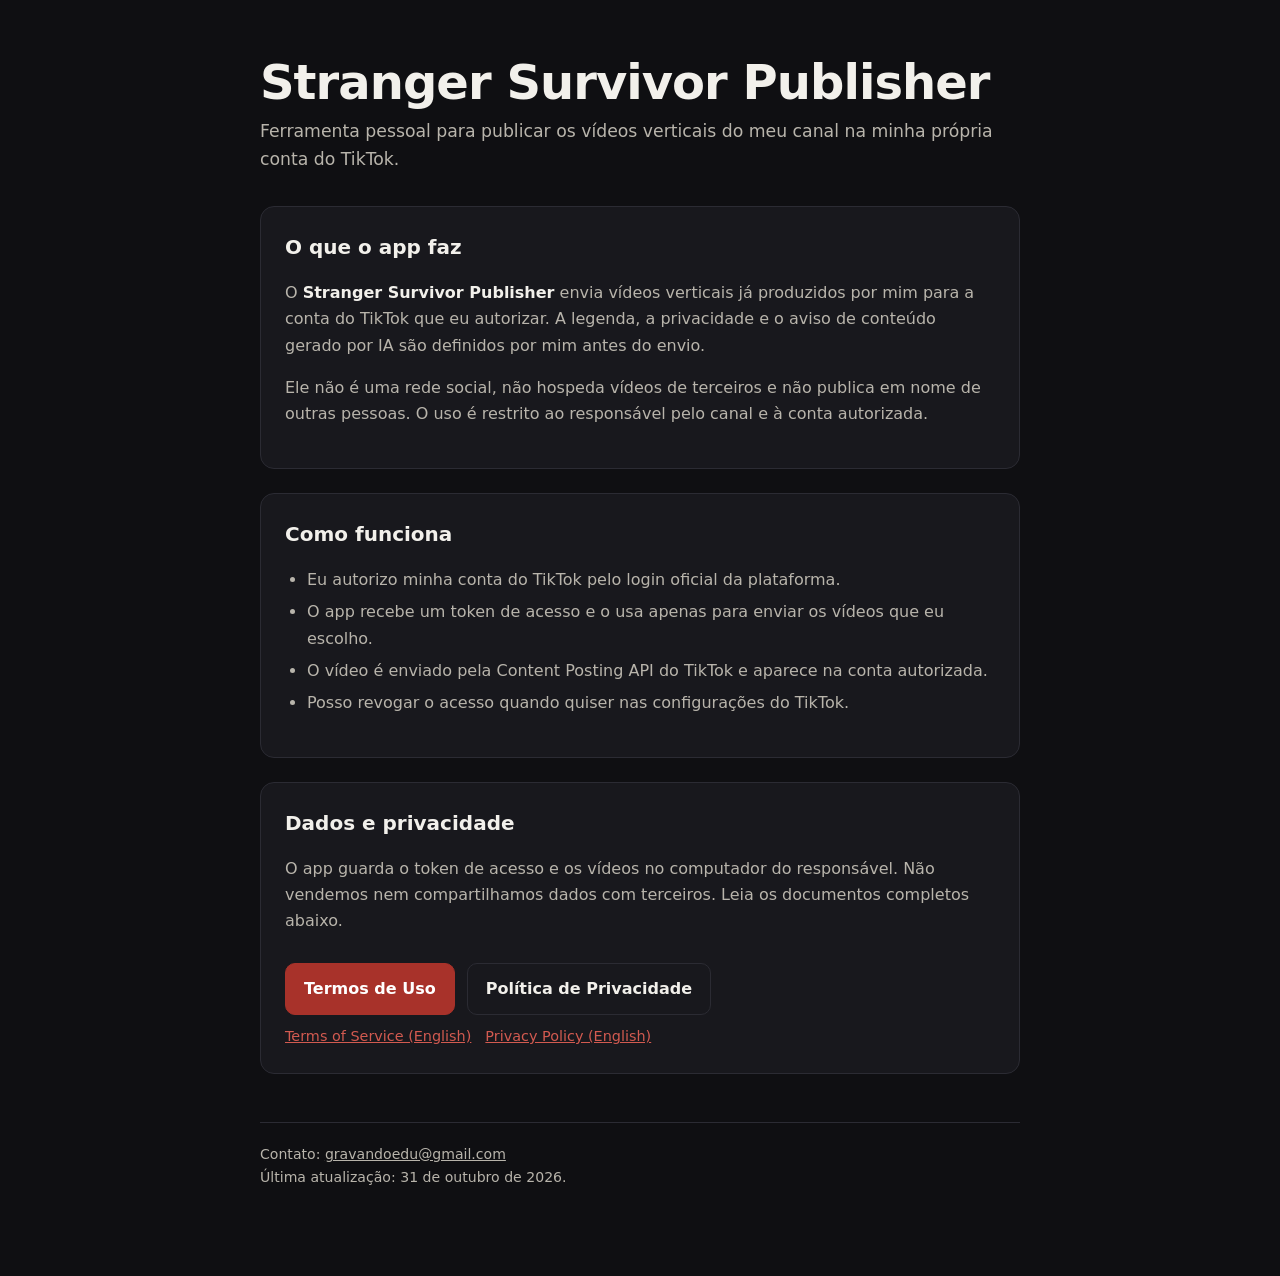
<file: index.html>
<!doctype html>
<html lang="pt-BR">
<head>
  <meta charset="utf-8">
  <meta name="viewport" content="width=device-width, initial-scale=1">
  <meta name="description" content="Stranger Survivor Publisher é uma ferramenta pessoal para publicar vídeos verticais na própria conta do TikTok do responsável.">
  <meta name="tiktok-developers-site-verification" content="Y4lKvh2Ul7kg4MOm4sRwun2l5KK4FIRy">
  <title>Stranger Survivor Publisher — Publicação de vídeos no TikTok</title>
  <link rel="stylesheet" href="styles.css">
</head>
<body>
  <main>
    <h1>Stranger Survivor Publisher</h1>
    <p class="tagline">Ferramenta pessoal para publicar os vídeos verticais do meu canal na minha própria conta do TikTok.</p>

    <div class="cartao">
      <h2>O que o app faz</h2>
      <p>
        O <strong>Stranger Survivor Publisher</strong> envia vídeos verticais já produzidos por mim para a conta do TikTok
        que eu autorizar. A legenda, a privacidade e o aviso de conteúdo gerado por IA são definidos por mim
        antes do envio.
      </p>
      <p>
        Ele não é uma rede social, não hospeda vídeos de terceiros e não publica em nome de outras pessoas.
        O uso é restrito ao responsável pelo canal e à conta autorizada.
      </p>
    </div>

    <div class="cartao">
      <h2>Como funciona</h2>
      <ul>
        <li>Eu autorizo minha conta do TikTok pelo login oficial da plataforma.</li>
        <li>O app recebe um token de acesso e o usa apenas para enviar os vídeos que eu escolho.</li>
        <li>O vídeo é enviado pela Content Posting API do TikTok e aparece na conta autorizada.</li>
        <li>Posso revogar o acesso quando quiser nas configurações do TikTok.</li>
      </ul>
    </div>

    <div class="cartao">
      <h2>Dados e privacidade</h2>
      <p>
        O app guarda o token de acesso e os vídeos no computador do responsável. Não vendemos nem
        compartilhamos dados com terceiros. Leia os documentos completos abaixo.
      </p>
      <div class="acoes">
        <a class="botao" href="termos.html">Termos de Uso</a>
        <a class="botao secundario" href="privacidade.html">Política de Privacidade</a>
      </div>
      <div class="idiomas">
        <a href="terms.html" hreflang="en">Terms of Service (English)</a>
        <a href="privacy.html" hreflang="en">Privacy Policy (English)</a>
      </div>
    </div>

    <p class="rodape">
      Contato: <a href="mailto:gravandoedu@gmail.com">gravandoedu@gmail.com</a><br>
      Última atualização: 31 de outubro de 2026.
    </p>
  </main>
</body>
</html>
</file>
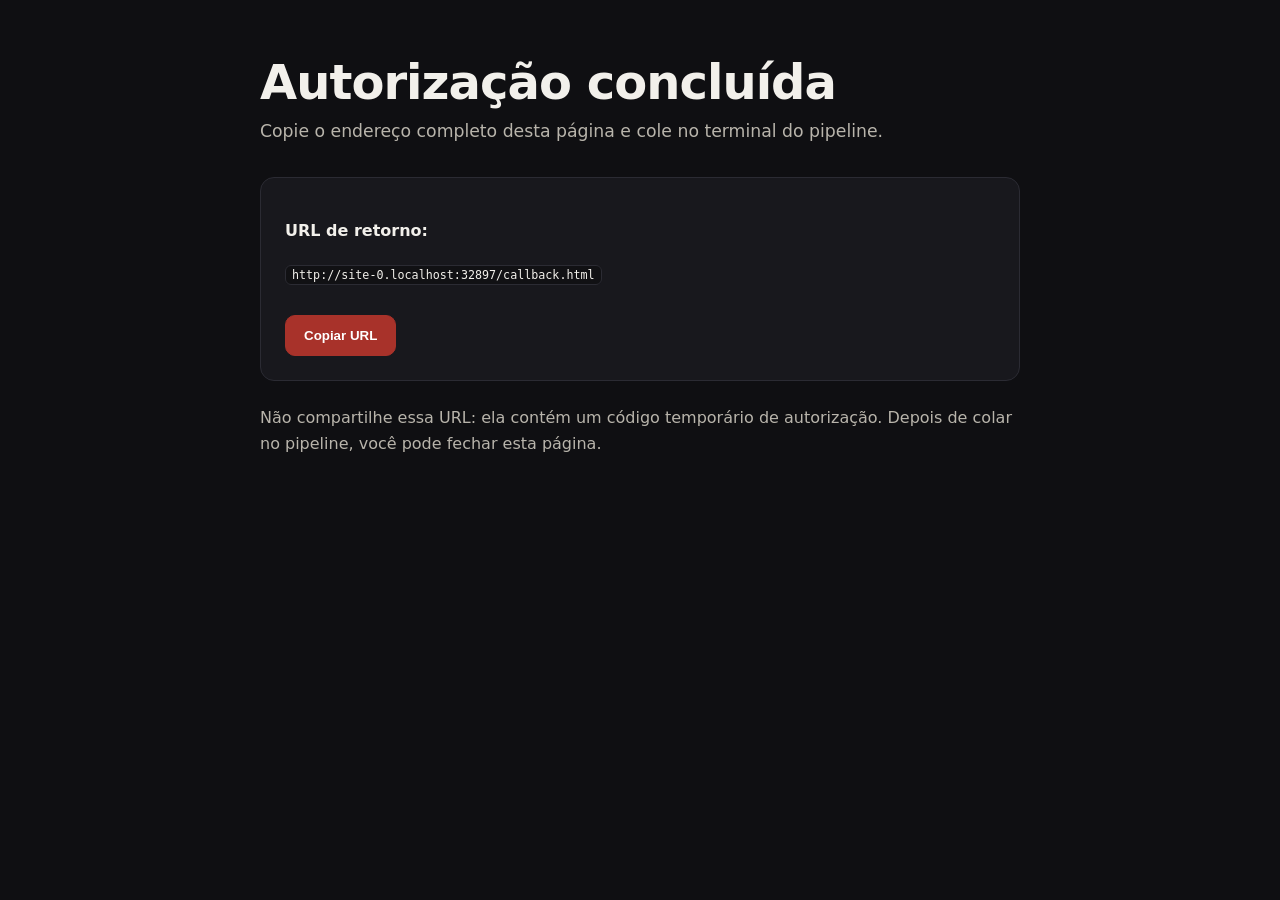
<file: callback.html>
<!doctype html>
<html lang="pt-BR">
<head>
  <meta charset="utf-8">
  <meta name="viewport" content="width=device-width, initial-scale=1">
  <meta name="robots" content="noindex">
  <title>Autorização concluída — Stranger Survivor Publisher</title>
  <link rel="stylesheet" href="styles.css">
</head>
<body>
  <main>
    <h1>Autorização concluída</h1>
    <p class="tagline">Copie o endereço completo desta página e cole no terminal do pipeline.</p>

    <div class="cartao">
      <p><strong>URL de retorno:</strong></p>
      <p><code id="url"></code></p>
      <div class="acoes">
        <button class="botao" id="copiar" type="button">Copiar URL</button>
      </div>
    </div>

    <p>
      Não compartilhe essa URL: ela contém um código temporário de autorização. Depois de colar no
      pipeline, você pode fechar esta página.
    </p>
  </main>
  <script>
    const campo = document.getElementById("url");
    const botao = document.getElementById("copiar");
    const endereco = window.location.href;
    campo.textContent = endereco;
    botao.addEventListener("click", async () => {
      try {
        await navigator.clipboard.writeText(endereco);
        botao.textContent = "Copiado";
      } catch (erro) {
        const selecao = window.getSelection();
        const intervalo = document.createRange();
        intervalo.selectNodeContents(campo);
        selecao.removeAllRanges();
        selecao.addRange(intervalo);
        botao.textContent = "Selecione e copie";
      }
    });
  </script>
</body>
</html>
</file>
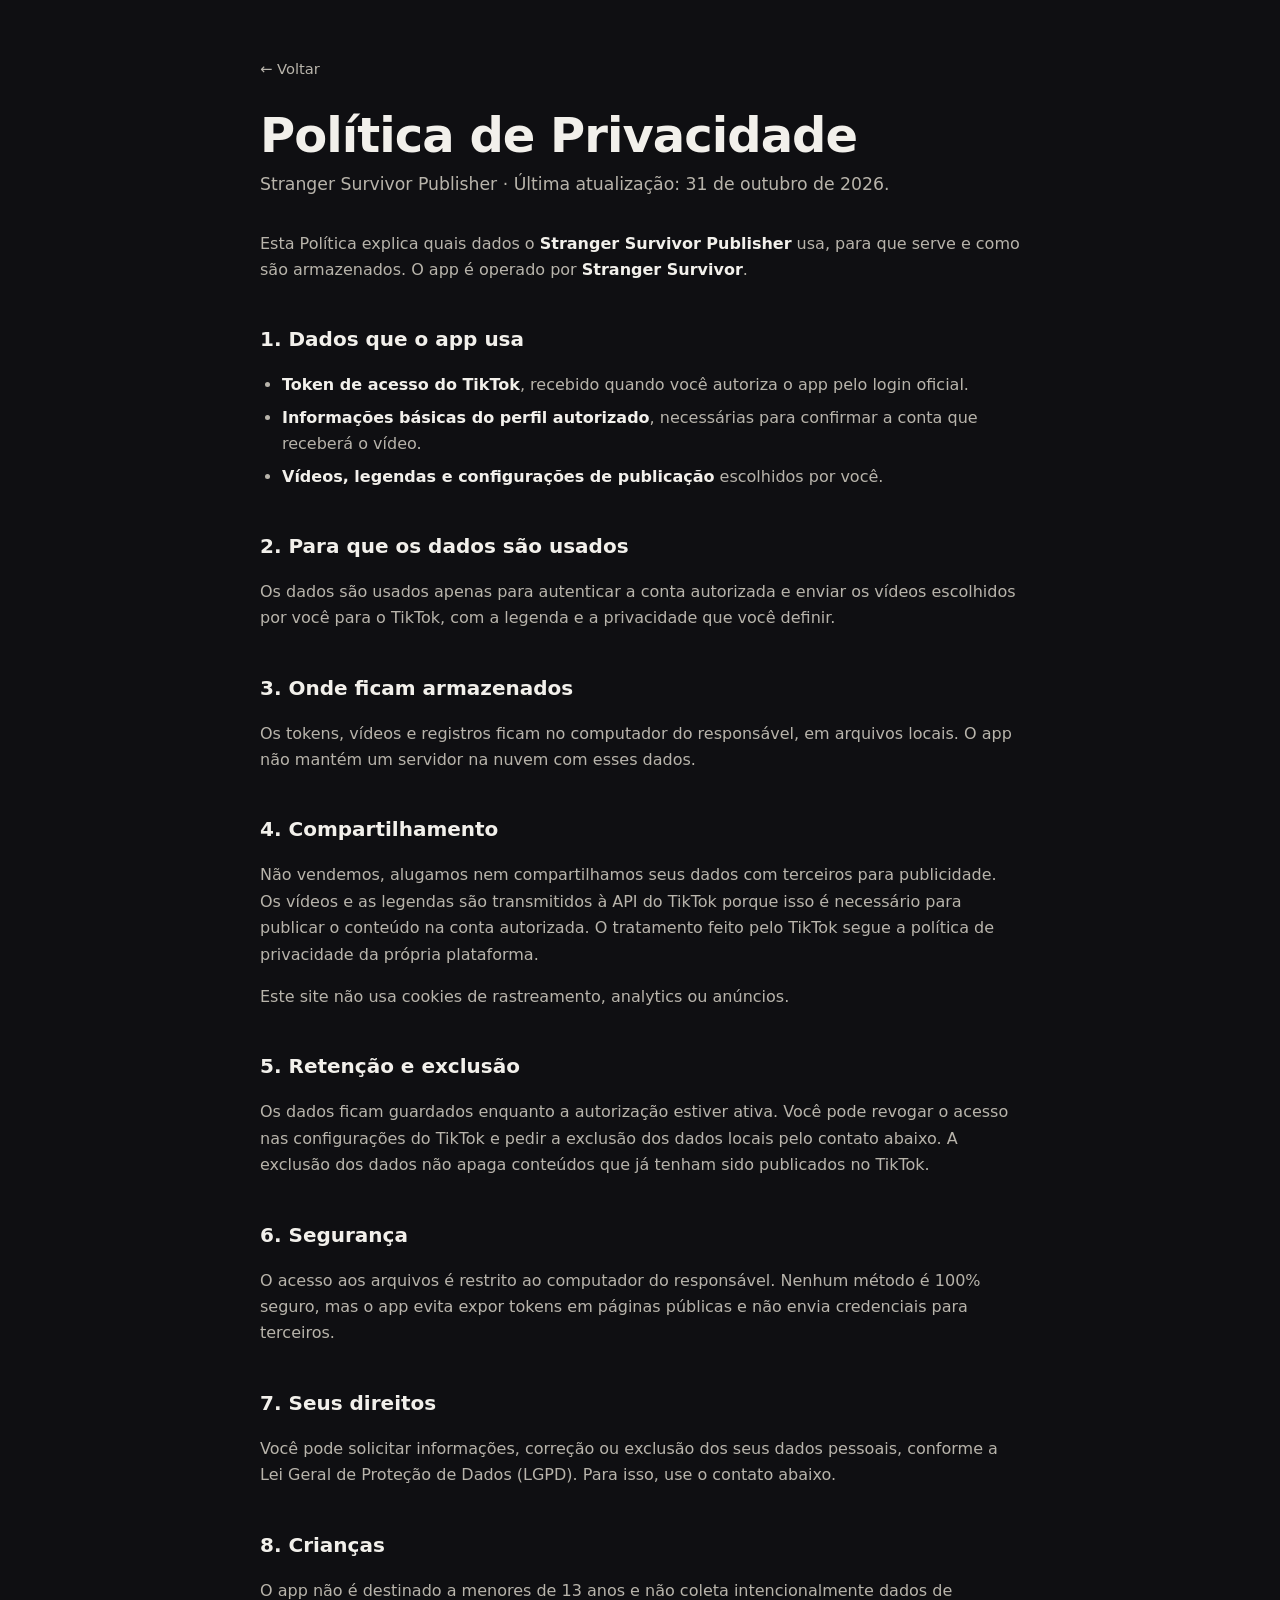
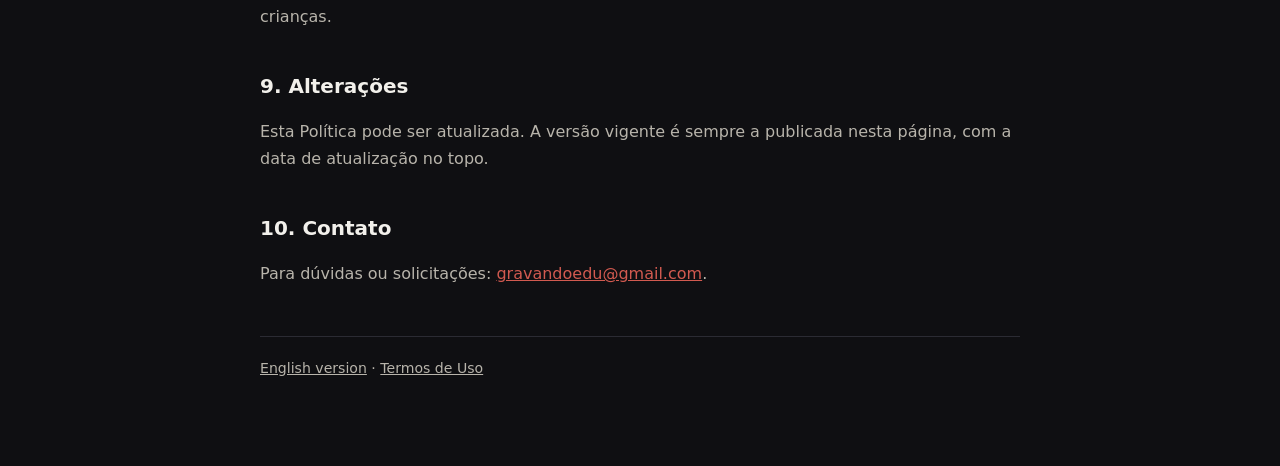
<file: privacidade.html>
<!doctype html>
<html lang="pt-BR">
<head>
  <meta charset="utf-8">
  <meta name="viewport" content="width=device-width, initial-scale=1">
  <meta name="description" content="Política de Privacidade do Stranger Survivor Publisher.">
  <title>Política de Privacidade — Stranger Survivor Publisher</title>
  <link rel="stylesheet" href="styles.css">
</head>
<body>
  <main>
    <a class="voltar" href="index.html">← Voltar</a>
    <h1>Política de Privacidade</h1>
    <p class="tagline">Stranger Survivor Publisher · Última atualização: 31 de outubro de 2026.</p>

    <p>
      Esta Política explica quais dados o <strong>Stranger Survivor Publisher</strong> usa, para que serve e como são
      armazenados. O app é operado por <strong>Stranger Survivor</strong>.
    </p>

    <h2>1. Dados que o app usa</h2>
    <ul>
      <li><strong>Token de acesso do TikTok</strong>, recebido quando você autoriza o app pelo login oficial.</li>
      <li><strong>Informações básicas do perfil autorizado</strong>, necessárias para confirmar a conta que receberá o vídeo.</li>
      <li><strong>Vídeos, legendas e configurações de publicação</strong> escolhidos por você.</li>
    </ul>

    <h2>2. Para que os dados são usados</h2>
    <p>
      Os dados são usados apenas para autenticar a conta autorizada e enviar os vídeos escolhidos por você
      para o TikTok, com a legenda e a privacidade que você definir.
    </p>

    <h2>3. Onde ficam armazenados</h2>
    <p>
      Os tokens, vídeos e registros ficam no computador do responsável, em arquivos locais. O app não mantém
      um servidor na nuvem com esses dados.
    </p>

    <h2>4. Compartilhamento</h2>
    <p>
      Não vendemos, alugamos nem compartilhamos seus dados com terceiros para publicidade. Os vídeos e as
      legendas são transmitidos à API do TikTok porque isso é necessário para publicar o conteúdo na conta
      autorizada. O tratamento feito pelo TikTok segue a política de privacidade da própria plataforma.
    </p>
    <p>
      Este site não usa cookies de rastreamento, analytics ou anúncios.
    </p>

    <h2>5. Retenção e exclusão</h2>
    <p>
      Os dados ficam guardados enquanto a autorização estiver ativa. Você pode revogar o acesso nas
      configurações do TikTok e pedir a exclusão dos dados locais pelo contato abaixo. A exclusão dos dados
      não apaga conteúdos que já tenham sido publicados no TikTok.
    </p>

    <h2>6. Segurança</h2>
    <p>
      O acesso aos arquivos é restrito ao computador do responsável. Nenhum método é 100% seguro, mas o app
      evita expor tokens em páginas públicas e não envia credenciais para terceiros.
    </p>

    <h2>7. Seus direitos</h2>
    <p>
      Você pode solicitar informações, correção ou exclusão dos seus dados pessoais, conforme a Lei Geral de
      Proteção de Dados (LGPD). Para isso, use o contato abaixo.
    </p>

    <h2>8. Crianças</h2>
    <p>
      O app não é destinado a menores de 13 anos e não coleta intencionalmente dados de crianças.
    </p>

    <h2>9. Alterações</h2>
    <p>
      Esta Política pode ser atualizada. A versão vigente é sempre a publicada nesta página, com a data de
      atualização no topo.
    </p>

    <h2>10. Contato</h2>
    <p>
      Para dúvidas ou solicitações: <a href="mailto:gravandoedu@gmail.com">gravandoedu@gmail.com</a>.
    </p>

    <p class="rodape">
      <a href="privacy.html" hreflang="en">English version</a> ·
      <a href="termos.html">Termos de Uso</a>
    </p>
  </main>
</body>
</html>
</file>
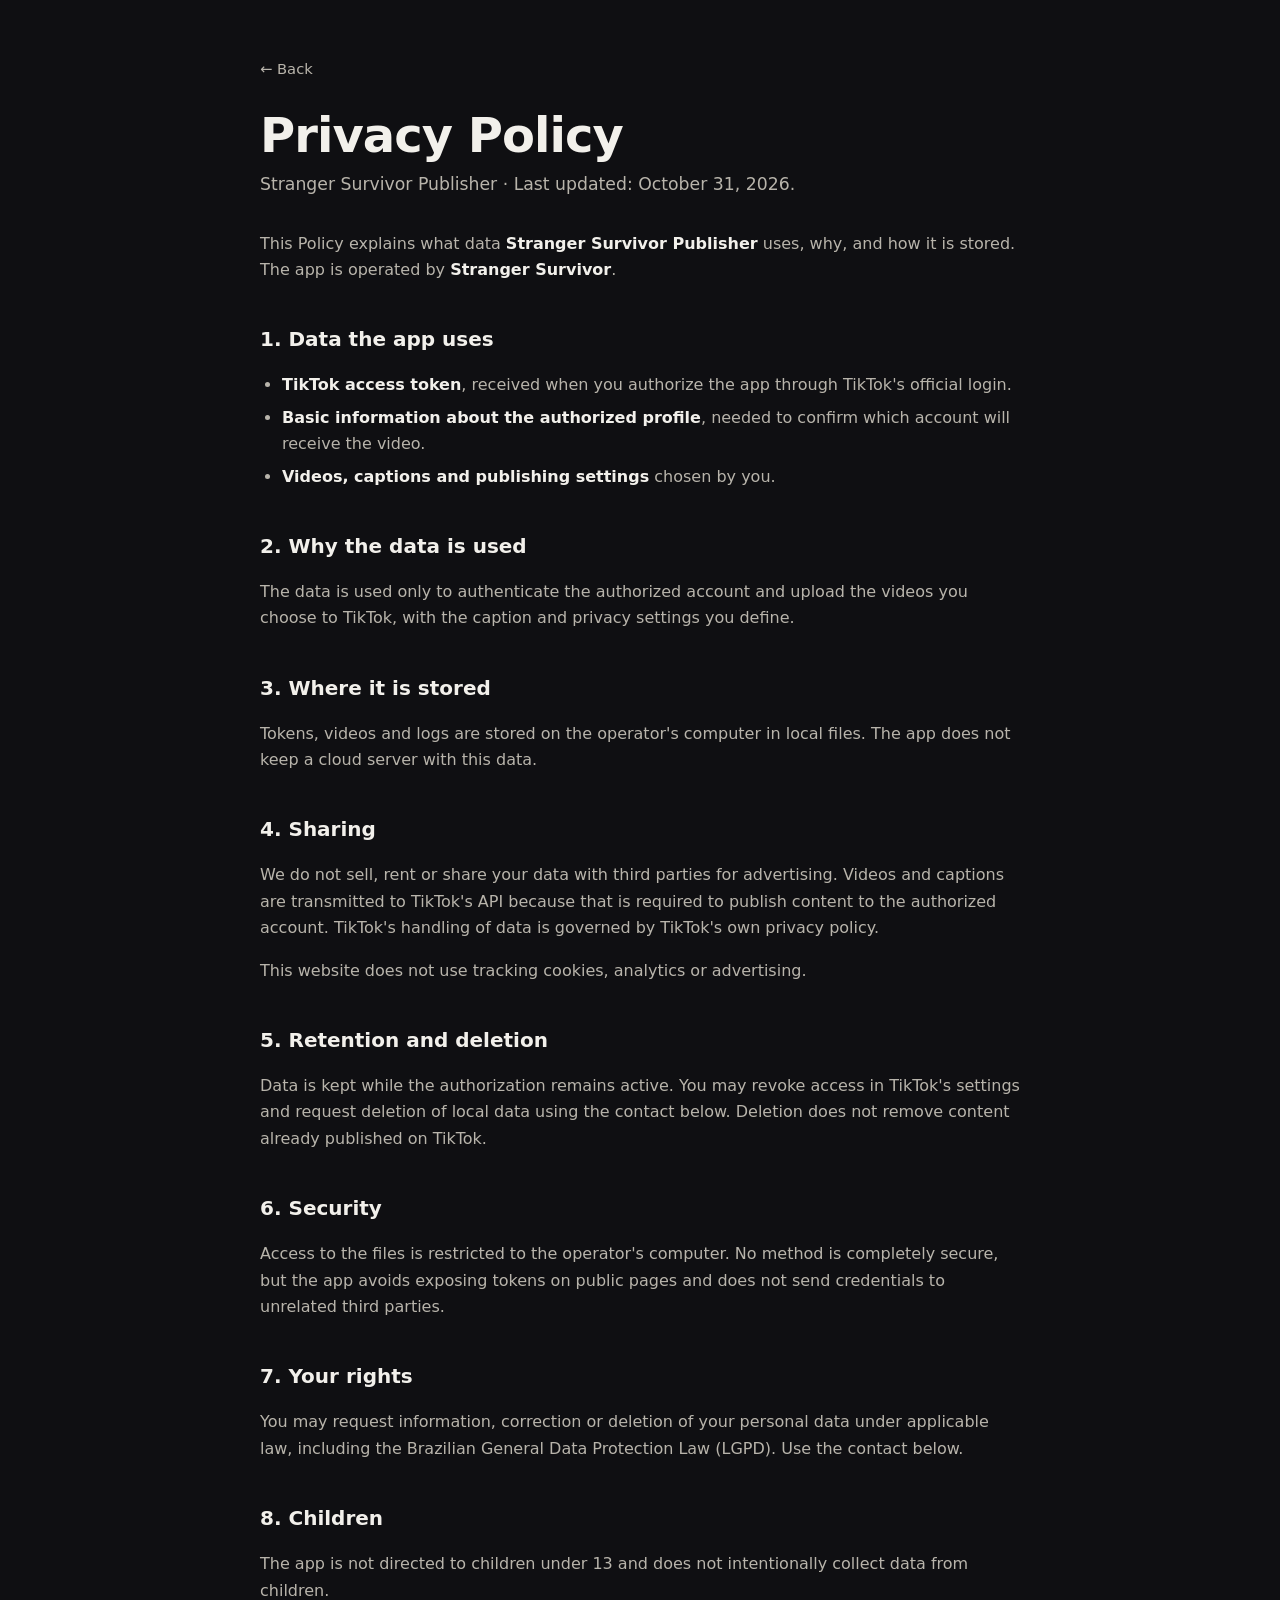
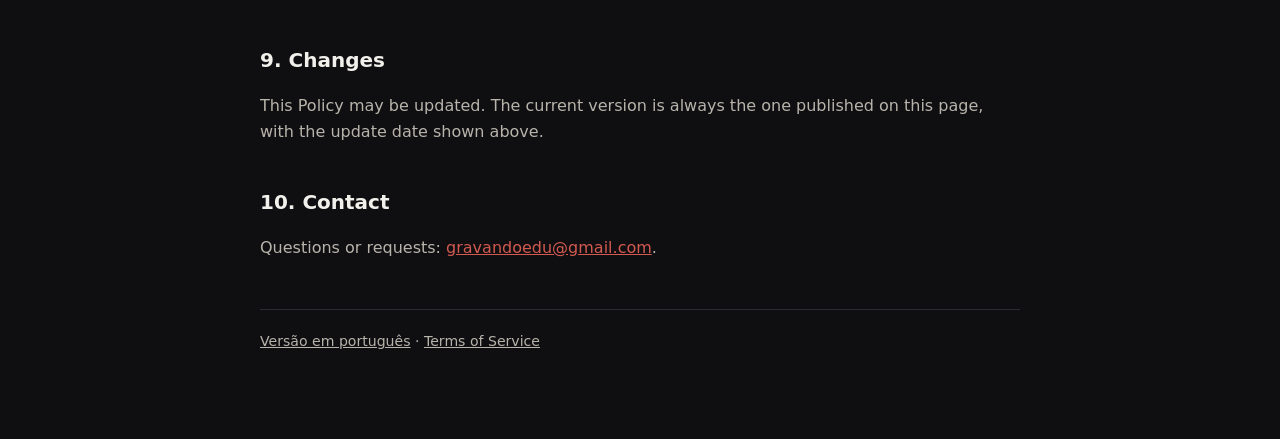
<file: privacy.html>
<!doctype html>
<html lang="en">
<head>
  <meta charset="utf-8">
  <meta name="viewport" content="width=device-width, initial-scale=1">
  <meta name="description" content="Privacy Policy for Stranger Survivor Publisher.">
  <title>Privacy Policy — Stranger Survivor Publisher</title>
  <link rel="stylesheet" href="styles.css">
</head>
<body>
  <main>
    <a class="voltar" href="index.html">← Back</a>
    <h1>Privacy Policy</h1>
    <p class="tagline">Stranger Survivor Publisher · Last updated: October 31, 2026.</p>

    <p>
      This Policy explains what data <strong>Stranger Survivor Publisher</strong> uses, why, and how it is stored. The app
      is operated by <strong>Stranger Survivor</strong>.
    </p>

    <h2>1. Data the app uses</h2>
    <ul>
      <li><strong>TikTok access token</strong>, received when you authorize the app through TikTok's official login.</li>
      <li><strong>Basic information about the authorized profile</strong>, needed to confirm which account will receive the video.</li>
      <li><strong>Videos, captions and publishing settings</strong> chosen by you.</li>
    </ul>

    <h2>2. Why the data is used</h2>
    <p>
      The data is used only to authenticate the authorized account and upload the videos you choose to
      TikTok, with the caption and privacy settings you define.
    </p>

    <h2>3. Where it is stored</h2>
    <p>
      Tokens, videos and logs are stored on the operator's computer in local files. The app does not keep a
      cloud server with this data.
    </p>

    <h2>4. Sharing</h2>
    <p>
      We do not sell, rent or share your data with third parties for advertising. Videos and captions are
      transmitted to TikTok's API because that is required to publish content to the authorized account.
      TikTok's handling of data is governed by TikTok's own privacy policy.
    </p>
    <p>
      This website does not use tracking cookies, analytics or advertising.
    </p>

    <h2>5. Retention and deletion</h2>
    <p>
      Data is kept while the authorization remains active. You may revoke access in TikTok's settings and
      request deletion of local data using the contact below. Deletion does not remove content already
      published on TikTok.
    </p>

    <h2>6. Security</h2>
    <p>
      Access to the files is restricted to the operator's computer. No method is completely secure, but the
      app avoids exposing tokens on public pages and does not send credentials to unrelated third parties.
    </p>

    <h2>7. Your rights</h2>
    <p>
      You may request information, correction or deletion of your personal data under applicable law,
      including the Brazilian General Data Protection Law (LGPD). Use the contact below.
    </p>

    <h2>8. Children</h2>
    <p>
      The app is not directed to children under 13 and does not intentionally collect data from children.
    </p>

    <h2>9. Changes</h2>
    <p>
      This Policy may be updated. The current version is always the one published on this page, with the
      update date shown above.
    </p>

    <h2>10. Contact</h2>
    <p>
      Questions or requests: <a href="mailto:gravandoedu@gmail.com">gravandoedu@gmail.com</a>.
    </p>

    <p class="rodape">
      <a href="privacidade.html" hreflang="pt-BR">Versão em português</a> ·
      <a href="terms.html">Terms of Service</a>
    </p>
  </main>
</body>
</html>
</file>
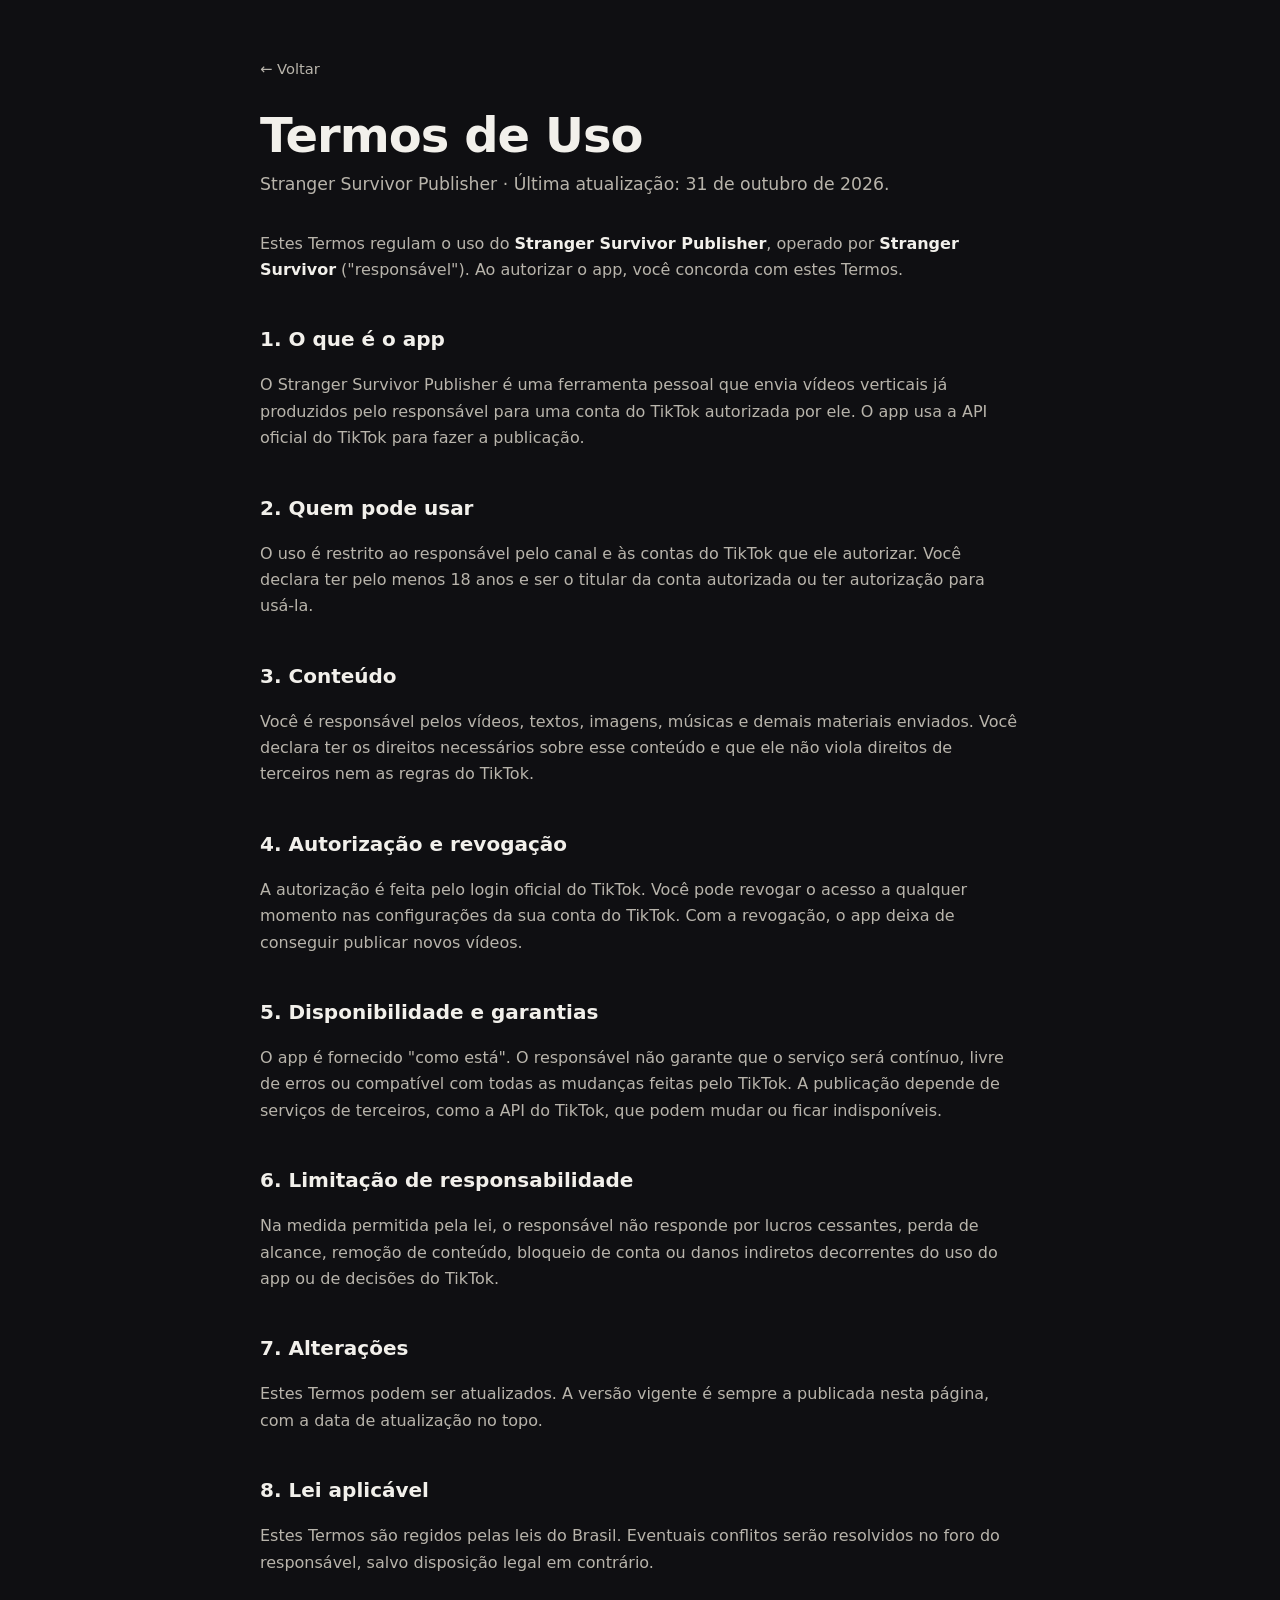
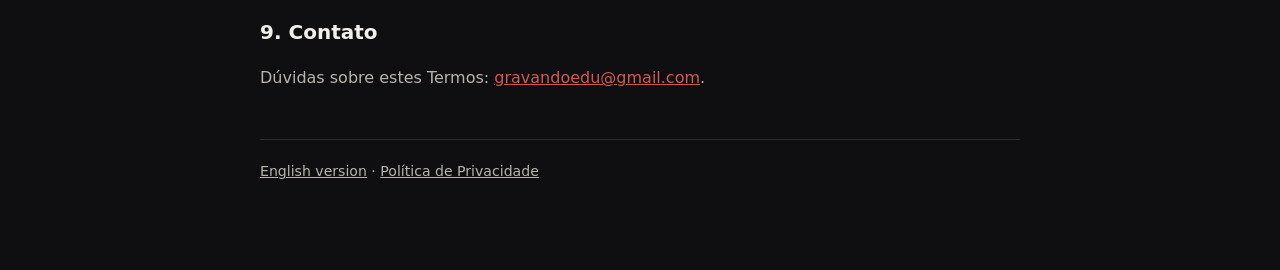
<file: termos.html>
<!doctype html>
<html lang="pt-BR">
<head>
  <meta charset="utf-8">
  <meta name="viewport" content="width=device-width, initial-scale=1">
  <meta name="description" content="Termos de Uso do Stranger Survivor Publisher.">
  <title>Termos de Uso — Stranger Survivor Publisher</title>
  <link rel="stylesheet" href="styles.css">
</head>
<body>
  <main>
    <a class="voltar" href="index.html">← Voltar</a>
    <h1>Termos de Uso</h1>
    <p class="tagline">Stranger Survivor Publisher · Última atualização: 31 de outubro de 2026.</p>

    <p>
      Estes Termos regulam o uso do <strong>Stranger Survivor Publisher</strong>, operado por
      <strong>Stranger Survivor</strong> ("responsável"). Ao autorizar o app, você concorda com estes
      Termos.
    </p>

    <h2>1. O que é o app</h2>
    <p>
      O Stranger Survivor Publisher é uma ferramenta pessoal que envia vídeos verticais já produzidos pelo responsável
      para uma conta do TikTok autorizada por ele. O app usa a API oficial do TikTok para fazer a
      publicação.
    </p>

    <h2>2. Quem pode usar</h2>
    <p>
      O uso é restrito ao responsável pelo canal e às contas do TikTok que ele autorizar. Você declara ter
      pelo menos 18 anos e ser o titular da conta autorizada ou ter autorização para usá-la.
    </p>

    <h2>3. Conteúdo</h2>
    <p>
      Você é responsável pelos vídeos, textos, imagens, músicas e demais materiais enviados. Você declara
      ter os direitos necessários sobre esse conteúdo e que ele não viola direitos de terceiros nem as
      regras do TikTok.
    </p>

    <h2>4. Autorização e revogação</h2>
    <p>
      A autorização é feita pelo login oficial do TikTok. Você pode revogar o acesso a qualquer momento nas
      configurações da sua conta do TikTok. Com a revogação, o app deixa de conseguir publicar novos vídeos.
    </p>

    <h2>5. Disponibilidade e garantias</h2>
    <p>
      O app é fornecido "como está". O responsável não garante que o serviço será contínuo, livre de erros
      ou compatível com todas as mudanças feitas pelo TikTok. A publicação depende de serviços de terceiros,
      como a API do TikTok, que podem mudar ou ficar indisponíveis.
    </p>

    <h2>6. Limitação de responsabilidade</h2>
    <p>
      Na medida permitida pela lei, o responsável não responde por lucros cessantes, perda de alcance,
      remoção de conteúdo, bloqueio de conta ou danos indiretos decorrentes do uso do app ou de decisões do
      TikTok.
    </p>

    <h2>7. Alterações</h2>
    <p>
      Estes Termos podem ser atualizados. A versão vigente é sempre a publicada nesta página, com a data de
      atualização no topo.
    </p>

    <h2>8. Lei aplicável</h2>
    <p>
      Estes Termos são regidos pelas leis do Brasil. Eventuais conflitos serão resolvidos no foro do
      responsável, salvo disposição legal em contrário.
    </p>

    <h2>9. Contato</h2>
    <p>
      Dúvidas sobre estes Termos: <a href="mailto:gravandoedu@gmail.com">gravandoedu@gmail.com</a>.
    </p>

    <p class="rodape">
      <a href="terms.html" hreflang="en">English version</a> ·
      <a href="privacidade.html">Política de Privacidade</a>
    </p>
  </main>
</body>
</html>
</file>
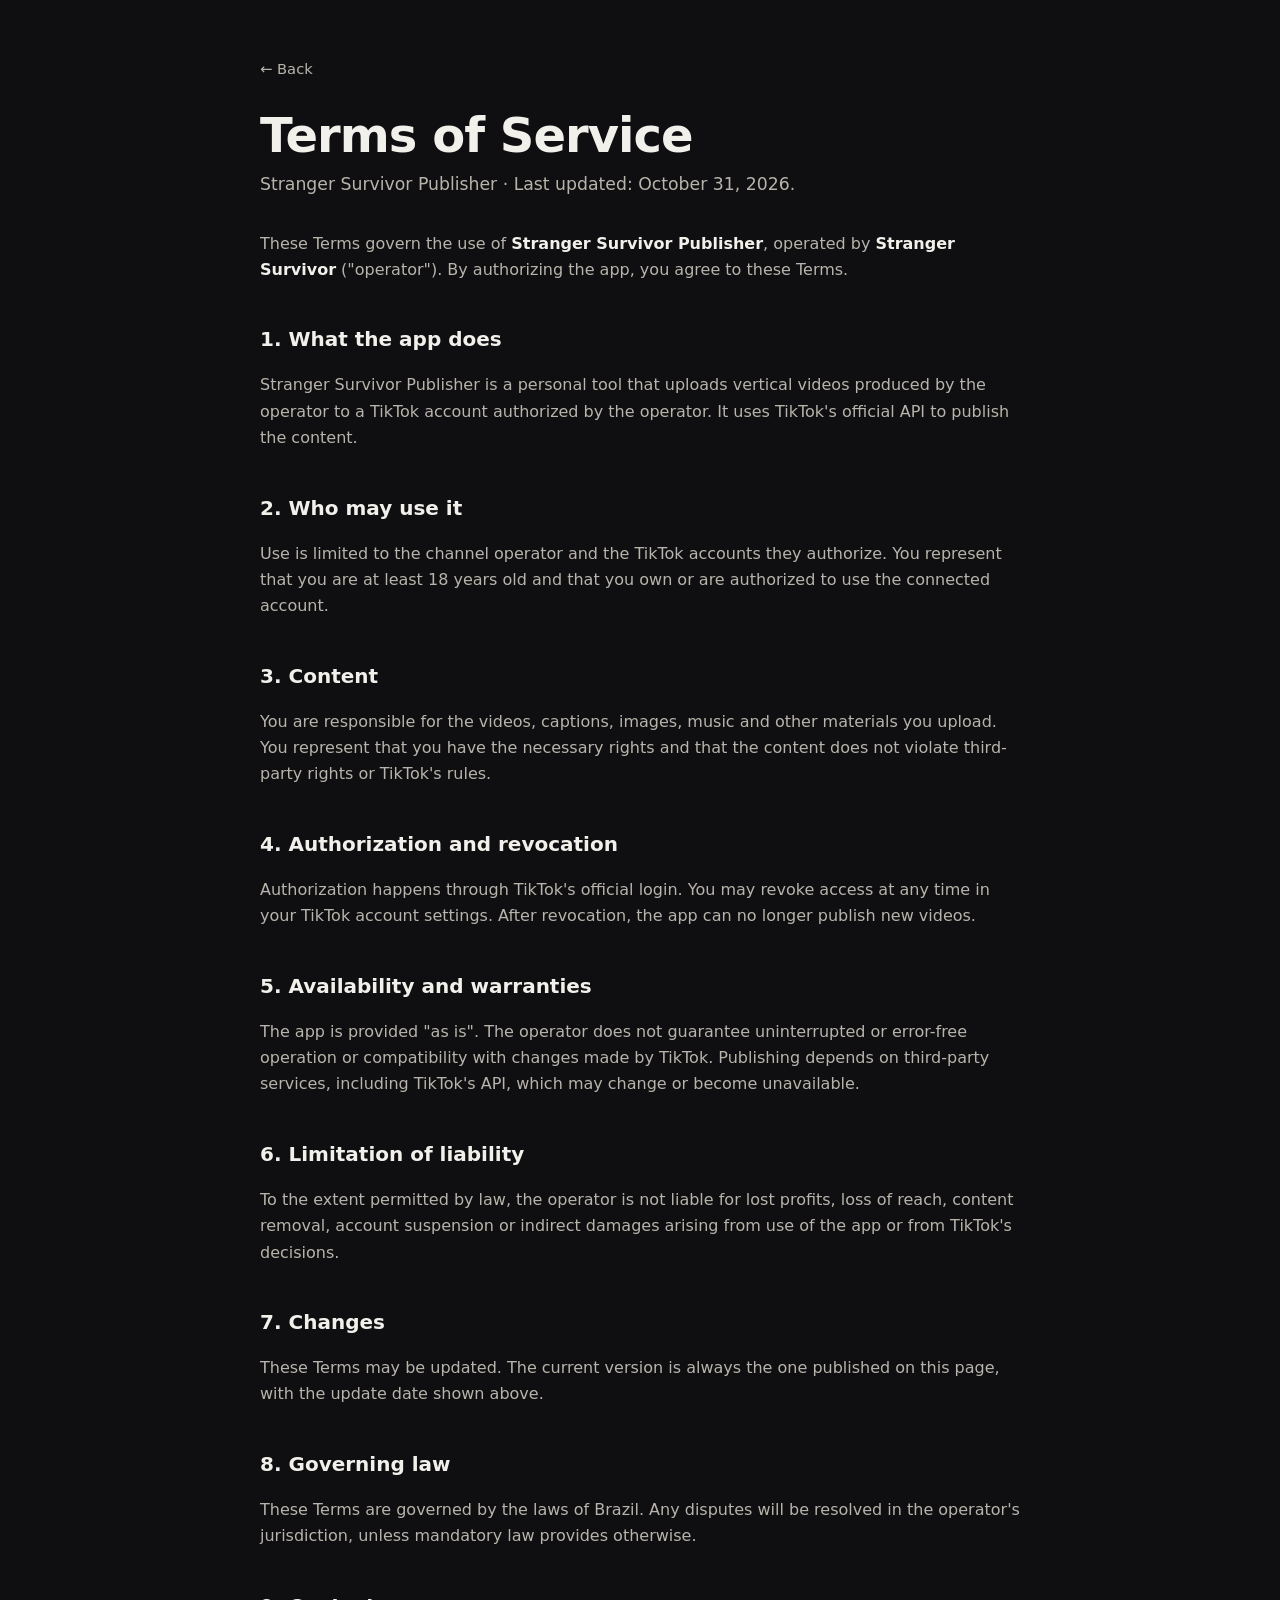
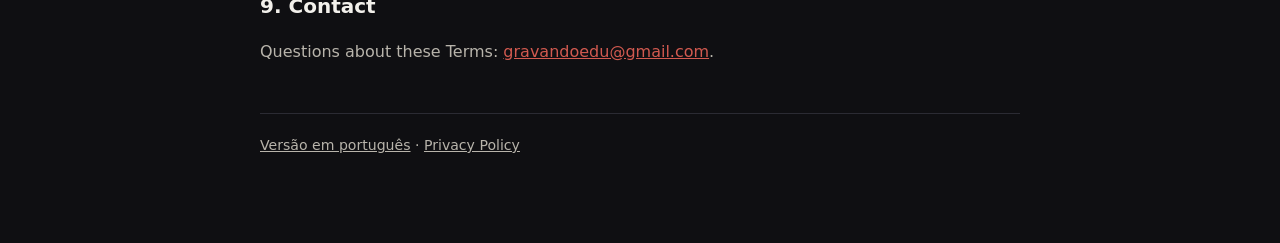
<file: terms.html>
<!doctype html>
<html lang="en">
<head>
  <meta charset="utf-8">
  <meta name="viewport" content="width=device-width, initial-scale=1">
  <meta name="description" content="Terms of Service for Stranger Survivor Publisher.">
  <title>Terms of Service — Stranger Survivor Publisher</title>
  <link rel="stylesheet" href="styles.css">
</head>
<body>
  <main>
    <a class="voltar" href="index.html">← Back</a>
    <h1>Terms of Service</h1>
    <p class="tagline">Stranger Survivor Publisher · Last updated: October 31, 2026.</p>

    <p>
      These Terms govern the use of <strong>Stranger Survivor Publisher</strong>, operated by
      <strong>Stranger Survivor</strong> ("operator"). By authorizing the app, you agree to these Terms.
    </p>

    <h2>1. What the app does</h2>
    <p>
      Stranger Survivor Publisher is a personal tool that uploads vertical videos produced by the operator to a TikTok
      account authorized by the operator. It uses TikTok's official API to publish the content.
    </p>

    <h2>2. Who may use it</h2>
    <p>
      Use is limited to the channel operator and the TikTok accounts they authorize. You represent that you
      are at least 18 years old and that you own or are authorized to use the connected account.
    </p>

    <h2>3. Content</h2>
    <p>
      You are responsible for the videos, captions, images, music and other materials you upload. You
      represent that you have the necessary rights and that the content does not violate third-party rights
      or TikTok's rules.
    </p>

    <h2>4. Authorization and revocation</h2>
    <p>
      Authorization happens through TikTok's official login. You may revoke access at any time in your
      TikTok account settings. After revocation, the app can no longer publish new videos.
    </p>

    <h2>5. Availability and warranties</h2>
    <p>
      The app is provided "as is". The operator does not guarantee uninterrupted or error-free operation or
      compatibility with changes made by TikTok. Publishing depends on third-party services, including
      TikTok's API, which may change or become unavailable.
    </p>

    <h2>6. Limitation of liability</h2>
    <p>
      To the extent permitted by law, the operator is not liable for lost profits, loss of reach, content
      removal, account suspension or indirect damages arising from use of the app or from TikTok's decisions.
    </p>

    <h2>7. Changes</h2>
    <p>
      These Terms may be updated. The current version is always the one published on this page, with the
      update date shown above.
    </p>

    <h2>8. Governing law</h2>
    <p>
      These Terms are governed by the laws of Brazil. Any disputes will be resolved in the operator's
      jurisdiction, unless mandatory law provides otherwise.
    </p>

    <h2>9. Contact</h2>
    <p>
      Questions about these Terms: <a href="mailto:gravandoedu@gmail.com">gravandoedu@gmail.com</a>.
    </p>

    <p class="rodape">
      <a href="termos.html" hreflang="pt-BR">Versão em português</a> ·
      <a href="privacy.html">Privacy Policy</a>
    </p>
  </main>
</body>
</html>
</file>
<file: styles.css>
:root {
  color-scheme: dark;
  --fundo: #0f0f12;
  --painel: #18181d;
  --borda: #2b2b33;
  --texto: #f2f0eb;
  --suave: #b8b4ab;
  --acento: #a8322a;
  --acento-claro: #d25a50;
}

* {
  box-sizing: border-box;
}

body {
  margin: 0;
  background: var(--fundo);
  color: var(--texto);
  font-family: system-ui, -apple-system, "Segoe UI", Roboto, Arial, sans-serif;
  line-height: 1.65;
}

main {
  width: min(760px, 100% - 40px);
  margin: 0 auto;
  padding: 56px 0 72px;
}

.voltar {
  display: inline-block;
  margin-bottom: 28px;
  color: var(--suave);
  font-size: 0.92rem;
  text-decoration: none;
}

.voltar:hover {
  color: var(--texto);
}

h1 {
  margin: 0 0 8px;
  font-size: clamp(2rem, 6vw, 3rem);
  line-height: 1.1;
  letter-spacing: -0.02em;
}

h2 {
  margin: 40px 0 10px;
  font-size: 1.25rem;
  color: var(--texto);
}

p,
li {
  color: var(--suave);
}

strong {
  color: var(--texto);
}

a {
  color: var(--acento-claro);
}

a:hover {
  color: var(--texto);
}

a:focus-visible {
  outline: 2px solid var(--acento-claro);
  outline-offset: 3px;
}

.tagline {
  margin: 0 0 32px;
  color: var(--suave);
  font-size: 1.08rem;
}

.cartao {
  margin: 24px 0;
  padding: 24px;
  border: 1px solid var(--borda);
  border-radius: 14px;
  background: var(--painel);
}

.cartao h2 {
  margin-top: 0;
}

.acoes {
  display: flex;
  flex-wrap: wrap;
  gap: 12px;
  margin-top: 28px;
}

.botao {
  display: inline-block;
  padding: 12px 18px;
  border: 1px solid var(--acento);
  border-radius: 10px;
  background: var(--acento);
  color: #fff;
  font-weight: 600;
  text-decoration: none;
}

.botao:hover {
  background: var(--acento-claro);
  border-color: var(--acento-claro);
  color: #fff;
}

.botao.secundario {
  background: transparent;
  border-color: var(--borda);
  color: var(--texto);
}

.botao.secundario:hover {
  border-color: var(--acento-claro);
}

ul {
  padding-left: 22px;
}

li + li {
  margin-top: 6px;
}

.rodape {
  margin-top: 48px;
  padding-top: 20px;
  border-top: 1px solid var(--borda);
  color: var(--suave);
  font-size: 0.88rem;
}

.rodape a {
  color: var(--suave);
}

.idiomas {
  display: flex;
  gap: 14px;
  margin-top: 10px;
  font-size: 0.9rem;
}

code {
  padding: 2px 6px;
  border: 1px solid var(--borda);
  border-radius: 6px;
  background: #111114;
  color: var(--texto);
  font-size: 0.9em;
}
</file>
